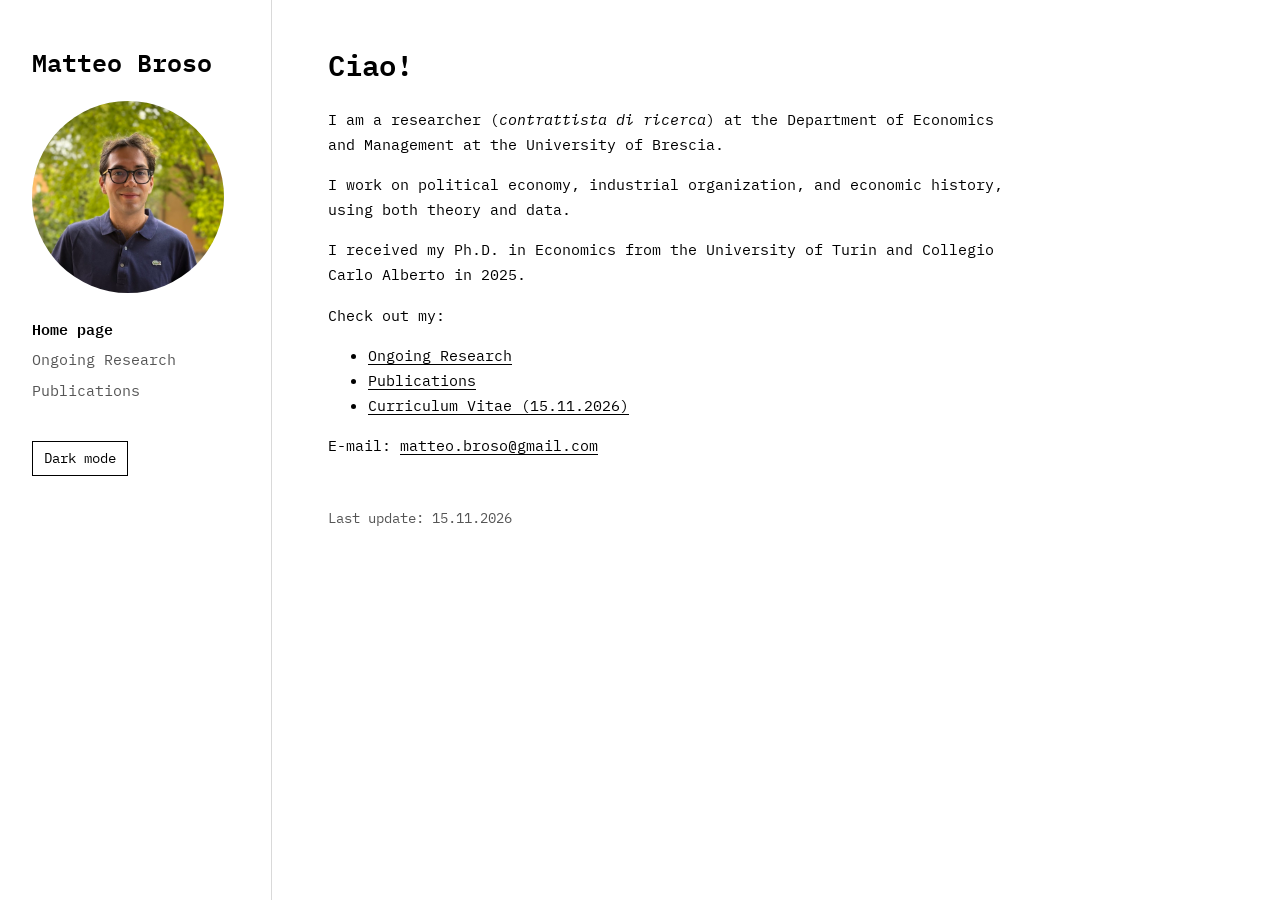
<file: index.html>
<!DOCTYPE html>
<html lang="en">
<head>
<meta charset="utf-8">
<meta name="viewport" content="width=device-width, initial-scale=1">
<script async src="https://www.googletagmanager.com/gtag/js?id=G-0B1W67JZ9W"></script>
<script>
window.dataLayer = window.dataLayer || [];
function gtag(){dataLayer.push(arguments);}
gtag('js', new Date());
gtag('config', 'G-0B1W67JZ9W');
</script>
<title>Matteo Broso</title>
<link rel="preconnect" href="https://fonts.googleapis.com">
<link rel="preconnect" href="https://fonts.gstatic.com" crossorigin>
<link href="https://fonts.googleapis.com/css2?family=IBM+Plex+Mono:ital,wght@0,400;0,600;1,400&display=swap" rel="stylesheet">
<link rel="icon" href="/favicon.svg?v=2" type="image/svg+xml">
<link rel="icon" href="/favicon-32.png?v=2" sizes="32x32" type="image/png">
<link rel="shortcut icon" href="/favicon.ico?v=2">
<link rel="apple-touch-icon" href="/apple-touch-icon.png?v=2">
<script src="/theme.js?v=2"></script>
<link rel="stylesheet" href="/style.css?v=6">
</head>
<body>
<div class="wrap">
<aside><div class="inner">
<a class="name" href="/">Matteo Broso</a>
<img class="photo" src="/photo.jpg" alt="Matteo Broso">
<nav><ul><li><a href="/" aria-current="page">Home page</a></li><li><a href="/ongoing-research/">Ongoing Research</a></li><li><a href="/publications/">Publications</a></li></ul></nav>
<button class="theme-toggle" type="button" aria-label="Switch between light and dark theme"><span class="to-dark">Dark mode</span><span class="to-light">Light mode</span></button>
</div></aside>
<main>
<h1>Ciao!</h1>
<p>I am a researcher (<em>contrattista di ricerca</em>) at the Department of Economics and Management at the University of Brescia.</p>
<p>I work on political economy, industrial organization, and economic history, using both theory and data.</p>
<p>I received my Ph.D. in Economics from the University of Turin and Collegio Carlo Alberto in 2025.</p>
<p>Check out my:</p>
<ul>
<li><a href="/ongoing-research/">Ongoing Research</a></li>
<li><a href="/publications/">Publications</a></li>
<li><a href="/cv.pdf" target="_blank" rel="noopener">Curriculum Vitae (15.11.2026)</a></li>
</ul>
<p>E-mail: <a href="mailto:matteo.broso@gmail.com">matteo.broso@gmail.com</a></p>
<p class="updated">Last update: 15.11.2026</p>
</main>
</div>
</body>
</html>
</file>
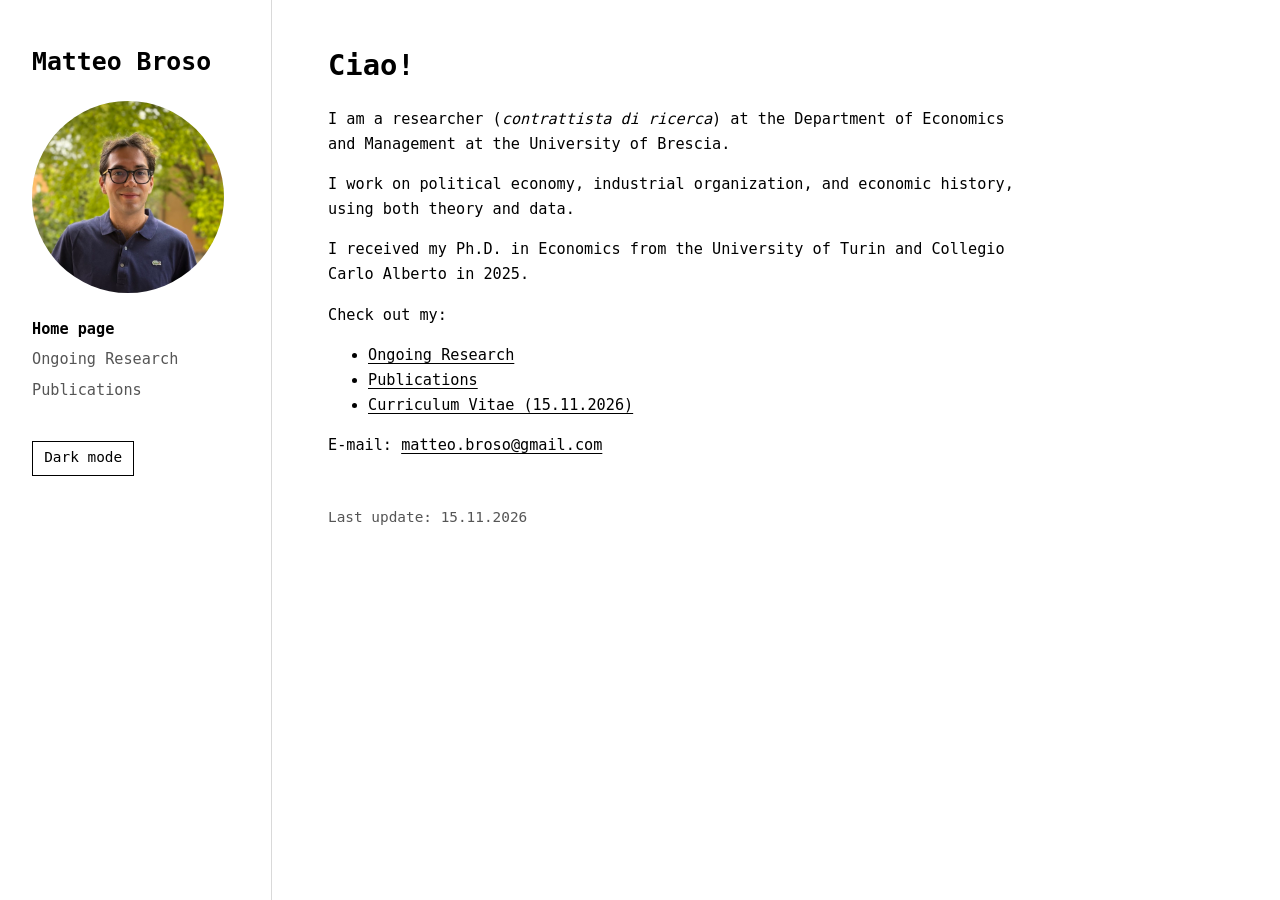
<file: home-page/index.html>
<!DOCTYPE html><html><head><meta charset="utf-8"><meta http-equiv="refresh" content="0; url=/"><link rel="canonical" href="/"><title>Matteo Broso</title></head><body><a href="/">Matteo Broso</a></body></html>
</file>
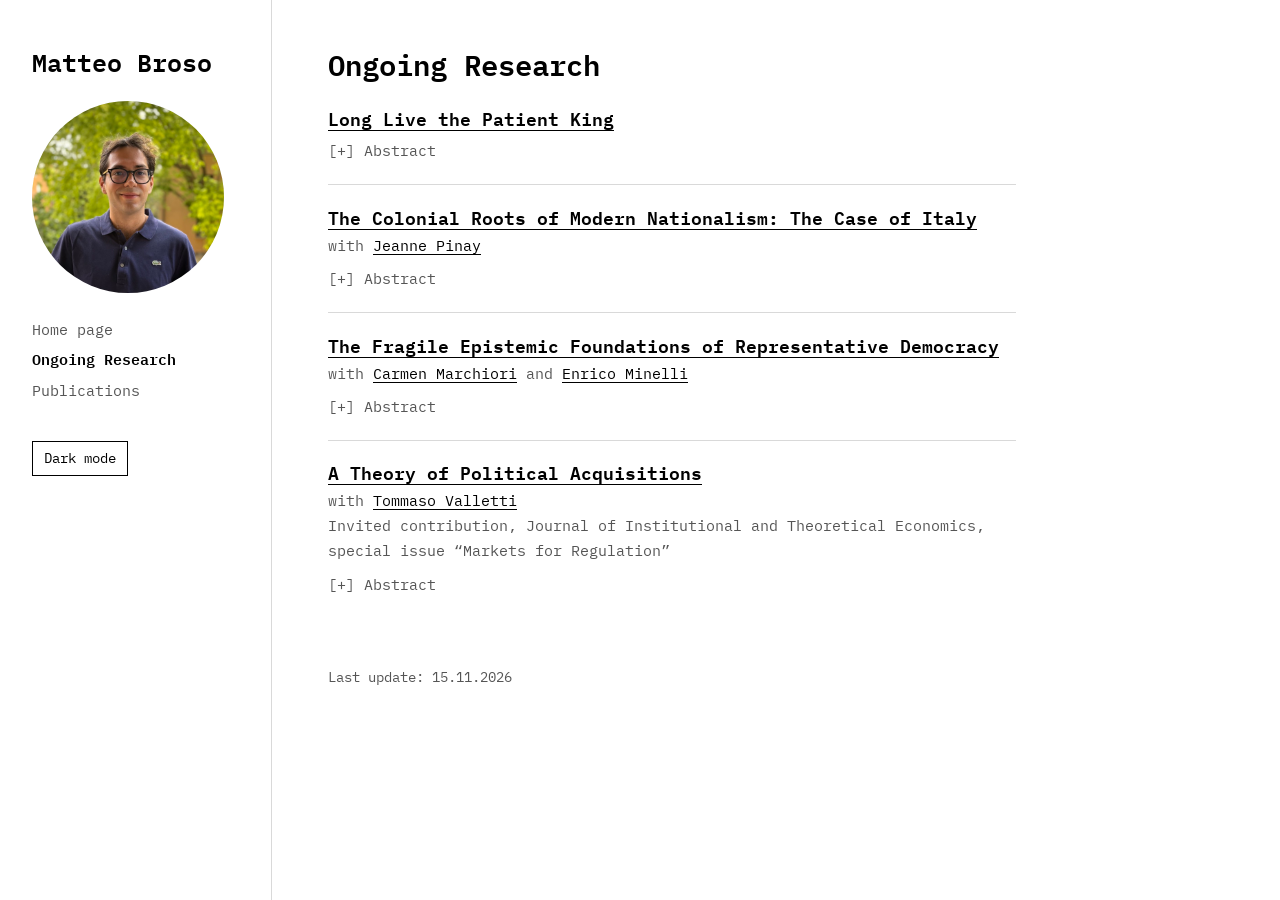
<file: ongoing-research/index.html>
<!DOCTYPE html>
<html lang="en">
<head>
<meta charset="utf-8">
<meta name="viewport" content="width=device-width, initial-scale=1">
<script async src="https://www.googletagmanager.com/gtag/js?id=G-0B1W67JZ9W"></script>
<script>
window.dataLayer = window.dataLayer || [];
function gtag(){dataLayer.push(arguments);}
gtag('js', new Date());
gtag('config', 'G-0B1W67JZ9W');
</script>
<title>Matteo Broso - Ongoing Research</title>
<link rel="preconnect" href="https://fonts.googleapis.com">
<link rel="preconnect" href="https://fonts.gstatic.com" crossorigin>
<link href="https://fonts.googleapis.com/css2?family=IBM+Plex+Mono:ital,wght@0,400;0,600;1,400&display=swap" rel="stylesheet">
<link rel="icon" href="/favicon.svg?v=2" type="image/svg+xml">
<link rel="icon" href="/favicon-32.png?v=2" sizes="32x32" type="image/png">
<link rel="shortcut icon" href="/favicon.ico?v=2">
<link rel="apple-touch-icon" href="/apple-touch-icon.png?v=2">
<script src="/theme.js?v=2"></script>
<link rel="stylesheet" href="/style.css?v=6">
</head>
<body>
<div class="wrap">
<aside><div class="inner">
<a class="name" href="/">Matteo Broso</a>
<img class="photo" src="/photo.jpg" alt="Matteo Broso">
<nav><ul><li><a href="/">Home page</a></li><li><a href="/ongoing-research/" aria-current="page">Ongoing Research</a></li><li><a href="/publications/">Publications</a></li></ul></nav>
<button class="theme-toggle" type="button" aria-label="Switch between light and dark theme"><span class="to-dark">Dark mode</span><span class="to-light">Light mode</span></button>
</div></aside>
<main>
<h1>Ongoing Research</h1>
<div class="paper">
<div class="title"><a href="/papers/long-live-the-patient-king.pdf" target="_blank" rel="noopener">Long Live the Patient King</a></div>
<details class="abstract"><summary>Abstract</summary>
<p>I propose a simple model of economic growth and extractive taxation. A citizen and a ruler interact over time. In every period, the ruler announces a tax rate, which determines the current distribution of output between the two players. The citizen then chooses whether to accept the proposed distribution or leave the game and secure a fixed outside option. If the citizen stays in the game, they also choose a level of innovation effort, which determines the growth rate of productivity and output. I define a social contract as an equilibrium of the repeated game. A social contract is extractive at a given history if it leaves the citizen indifferent between the on-path continuation and the outside option; and it is non-extractive otherwise.</p>
<p>I show that all Pareto efficient and renegotiation proof social contracts feature a dual transition. As time passes, society endogenously moves from a regime of slow innovation and low growth &mdash; where extractive social contracts are implementable &mdash; to a regime of fast innovation and high growth &mdash; where they are not. These findings suggest that modern rulers may be less extractive than ancient ones not (only) because constitutions constrain them, but (also) because citizens' work has become too productive to be discouraged. Using cross-country data from 1789 onward, I present empirical evidence consistent with this historical reading.</p>
<p><a class="btn" href="/atlas/">Interactive atlas of dual transitions across the world</a></p>
</details>
</div>
<div class="paper">
<div class="title"><a href="/papers/colonial-roots-of-modern-nationalism.pdf" target="_blank" rel="noopener">The Colonial Roots of Modern Nationalism: The Case of Italy</a></div>
<div class="meta">with <a href="https://jeannepinay.com/">Jeanne Pinay</a></div>
<details class="abstract"><summary>Abstract</summary>
<p>European empires dominated entire continents for centuries. Yet, the literature on colonial legacies has largely focused on the long-term effects of colonialism in former colonies, overlooking its consequences for the former colonial powers themselves. In this article, we study the effect of Italy's colonial expansion in East Africa on contemporary political outcomes. Using data on all Italian soldiers buried in Eritrea and Ethiopia and the contemporary distribution of surnames across Italy, we construct an index of exposure to colonial wars at the municipality level. To isolate exogenous variation in municipalities' exposure, we exploit the historical geographical distribution of mountain troops of the Italian Army, which were largely deployed in East Africa because of Ethiopia's mountainous territory. We show that exposure to the 1930s colonial campaigns increased support for neo-fascist and nationalist parties in the immediate postwar electoral cycles, and still increases support for far-right parties today. Exploring possible mechanisms, we find that: (i) the effect is amplified in municipalities with a larger presence of Black African immigrants; (ii) far-right parties obtain larger electoral returns from anti-immigration rhetoric in municipalities with stronger colonial exposure. Taken together, our results suggest that the racial narratives used to justify the colonial expansion may have persisted across generations and continue to shape political attitudes today.</p>
</details>
</div>
<div class="paper">
<div class="title"><a href="/papers/fragile-epistemic-foundations.pdf" target="_blank" rel="noopener">The Fragile Epistemic Foundations of Representative Democracy</a></div>
<div class="meta">with <a href="https://sites.google.com/site/drcarmenmarchiori/home?authuser=1">Carmen Marchiori</a> and <a href="https://sites.google.com/site/eminellisite/Home">Enrico Minelli</a></div>
<details class="abstract"><summary>Abstract</summary>
<p>We develop a model in which an incumbent politician can exert costly effort to learn about an uncertain and policy-relevant state of the world before proposing a policy to a representative voter. The politician does not perfectly observe the voter's prior belief (or opinion). His epistemic effort increases the probability of re-election through two channels: a quality effect, as better information improves the match between the policy and the state; and a hegemony effect, as it induces the voter to place less weight on her prior and thereby compresses ex post disagreement across voter types. We show that, because of the hegemony effect, when the politician has more precise information about the voter, he implements a less informed policy. We connect this result to the recently observed rise in the use of big data in politics.</p>
</details>
</div>
<div class="paper">
<div class="title"><a href="/papers/theory-of-political-acquisitions.pdf" target="_blank" rel="noopener">A Theory of Political Acquisitions</a></div>
<div class="meta">with <a href="https://www.imperial.ac.uk/people/t.valletti">Tommaso Valletti</a><br>Invited contribution, Journal of Institutional and Theoretical Economics, special issue &ldquo;Markets for Regulation&rdquo;</div>
<details class="abstract"><summary>Abstract</summary>
<p>We study a dynamic model where a firm can grow in size by acquiring competitors and lobby office-seeking politicians. When the firm is distressed, the incumbent politician loses the office with some probability. Larger firms are less likely to experience distress but their distress has more severe political consequences. To prevent these, politicians can offer political support to the firm. We show that, in equilibrium: (i) the level of political support is non-monotone in the firm's size; (ii) the firm can complete acquisitions just to extract political support; and (iii) the number of these &ldquo;Political Acquisitions&rdquo; is non-monotone in the strength of politicians' re-election incentives.</p>
</details>
</div>
<p class="updated">Last update: 15.11.2026</p>
</main>
</div>
</body>
</html>
</file>
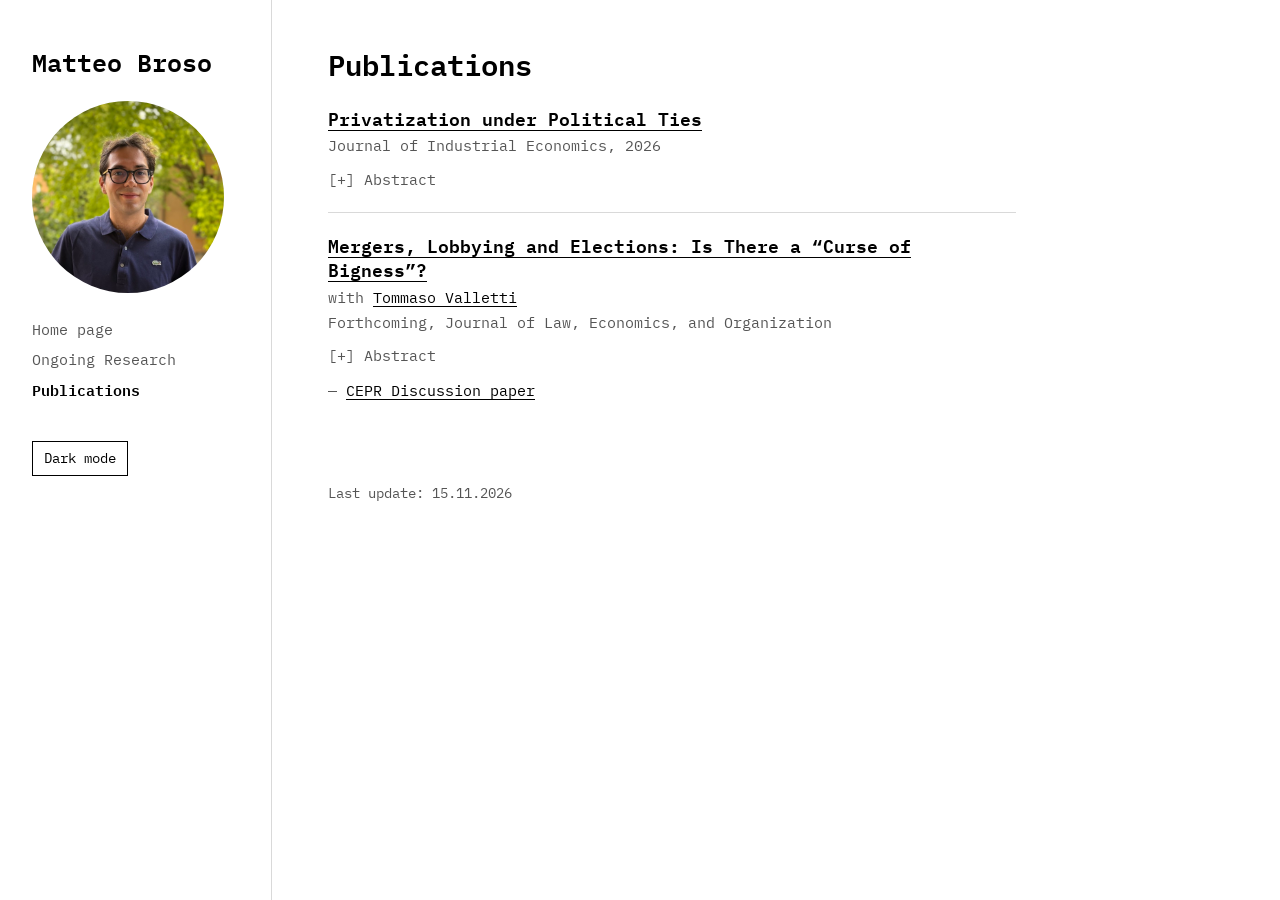
<file: publications/index.html>
<!DOCTYPE html>
<html lang="en">
<head>
<meta charset="utf-8">
<meta name="viewport" content="width=device-width, initial-scale=1">
<script async src="https://www.googletagmanager.com/gtag/js?id=G-0B1W67JZ9W"></script>
<script>
window.dataLayer = window.dataLayer || [];
function gtag(){dataLayer.push(arguments);}
gtag('js', new Date());
gtag('config', 'G-0B1W67JZ9W');
</script>
<title>Matteo Broso - Publications</title>
<link rel="preconnect" href="https://fonts.googleapis.com">
<link rel="preconnect" href="https://fonts.gstatic.com" crossorigin>
<link href="https://fonts.googleapis.com/css2?family=IBM+Plex+Mono:ital,wght@0,400;0,600;1,400&display=swap" rel="stylesheet">
<link rel="icon" href="/favicon.svg?v=2" type="image/svg+xml">
<link rel="icon" href="/favicon-32.png?v=2" sizes="32x32" type="image/png">
<link rel="shortcut icon" href="/favicon.ico?v=2">
<link rel="apple-touch-icon" href="/apple-touch-icon.png?v=2">
<script src="/theme.js?v=2"></script>
<link rel="stylesheet" href="/style.css?v=6">
</head>
<body>
<div class="wrap">
<aside><div class="inner">
<a class="name" href="/">Matteo Broso</a>
<img class="photo" src="/photo.jpg" alt="Matteo Broso">
<nav><ul><li><a href="/">Home page</a></li><li><a href="/ongoing-research/">Ongoing Research</a></li><li><a href="/publications/" aria-current="page">Publications</a></li></ul></nav>
<button class="theme-toggle" type="button" aria-label="Switch between light and dark theme"><span class="to-dark">Dark mode</span><span class="to-light">Light mode</span></button>
</div></aside>
<main>
<h1>Publications</h1>
<div class="paper">
<div class="title"><a href="https://onlinelibrary.wiley.com/doi/10.1111/joie.70044" target="_blank" rel="noopener">Privatization under Political Ties</a></div>
<div class="meta">Journal of Industrial Economics, 2026</div>
<details class="abstract"><summary>Abstract</summary>
<p>I study a product differentiation model with endogenous entry where a politically connected public firm competes with a private one. Consumers are heterogeneous in their willingness to pay. I argue that &mdash; because of political ties &mdash; the public firm may mimic the preferences of the consumer with the median willingness to pay. I show that as privatization (i.e., the weight on profits in the public firm's objective function) increases, the equilibrium market structure shifts from a welfare-inefficient public monopoly to a duopoly. Under duopoly, the public firm can set a relatively low price in order to attract and please the median consumer. In this way, the public firm gains market shares and, consequently, market power. In equilibrium, the public firm can then end up being more profitable than its private, profit-seeking competitor. Finally, I show that full privatization is not socially optimal.</p>
</details>
</div>
<div class="paper">
<div class="title"><a href="/papers/mergers-lobbying-elections.pdf" target="_blank" rel="noopener">Mergers, Lobbying and Elections: Is There a &ldquo;Curse of Bigness&rdquo;?</a></div>
<div class="meta">with <a href="https://www.imperial.ac.uk/people/t.valletti">Tommaso Valletti</a><br>Forthcoming, Journal of Law, Economics, and Organization</div>
<details class="abstract"><summary>Abstract</summary>
<p>We study the impact of mergers on quid-pro-quo lobbying and elections in a political agency model. Two incumbent firms can lobby an incumbent politician to block a pro-competitive reform. The politician's type determines whether they are susceptible to the firms' influence or not. A representative voter tries to infer the politician's type monitoring the policy-making process. We show that lobbying increases when firms merge because rents from political protection are not dissipated by price competition. While greater market concentration may increase prices and political influence, it also improves voters&rsquo; ability to screen bad politicians by observing distorted policy outcomes. This generates a novel trade-off: mergers can harm consumers through market and political power, yet improve selection of politicians. We characterize when standard consumer welfare&ndash;based merger control is too lenient or too strict once these political economy effects are taken into account.</p>
</details>
<p class="extra">&mdash; <a href="https://cepr.org/publications/dp21420" target="_blank" rel="noopener">CEPR Discussion paper</a></p>
</div>
<p class="updated">Last update: 15.11.2026</p>
</main>
</div>
</body>
</html>
</file>
<file: style.css>
:root{--bg:#ffffff;--ink:#000000;--muted:#555555;--rule:#d9d9d9;--side:#ffffff;color-scheme:light}
@media (prefers-color-scheme:dark){:root:not([data-theme=light]){--bg:#000000;--ink:#ffffff;--muted:#a6a6a6;--rule:#333333;--side:#000000;color-scheme:dark}}
:root[data-theme=dark]{--bg:#000000;--ink:#ffffff;--muted:#a6a6a6;--rule:#333333;--side:#000000;color-scheme:dark}
*{box-sizing:border-box}
html{-webkit-text-size-adjust:100%}
body{margin:0;background:var(--bg);color:var(--ink);font-family:"IBM Plex Mono",Menlo,Consolas,monospace;font-size:.95rem;line-height:1.65}
a{color:var(--ink);text-decoration-thickness:1px;text-underline-offset:.2em}
a:hover{text-decoration-thickness:2px}
a:focus-visible,button:focus-visible,summary:focus-visible{outline:2px solid var(--ink);outline-offset:2px}
.wrap{display:grid;grid-template-columns:17rem minmax(0,1fr);min-height:100vh}
aside{background:var(--side);border-right:1px solid var(--rule);padding:3rem 2rem}
aside .inner{position:sticky;top:3rem}
.name{display:block;font-size:1.55rem;line-height:1.15;font-weight:600;color:var(--ink);text-decoration:none}
.photo{display:block;width:100%;max-width:12rem;aspect-ratio:1;object-fit:cover;border-radius:50%;margin:1.5rem 0}
nav ul{list-style:none;margin:1.5rem 0 0;padding:0}
nav li{margin:.35rem 0}
nav a{color:var(--muted);text-decoration:none}
nav a:hover{color:var(--ink);text-decoration:underline}
nav a[aria-current=page]{color:var(--ink);font-weight:600}
.theme-toggle{margin-top:2rem;padding:.3rem .7rem;font:inherit;font-size:.9rem;color:var(--ink);background:transparent;border:1px solid var(--ink);border-radius:0;cursor:pointer}
.theme-toggle:hover{background:var(--ink);color:var(--bg)}
.theme-toggle .to-light{display:none}
@media (prefers-color-scheme:dark){:root:not([data-theme=light]) .theme-toggle .to-dark{display:none}:root:not([data-theme=light]) .theme-toggle .to-light{display:inline}}
:root[data-theme=dark] .theme-toggle .to-dark{display:none}
:root[data-theme=dark] .theme-toggle .to-light{display:inline}
main{padding:3rem 3.5rem 4rem;max-width:50rem}
h1{font-size:1.8rem;font-weight:600;line-height:1.2;margin:0 0 1.5rem}
h2{font-size:1.25rem;font-weight:600;margin:2rem 0 1rem}
.paper{padding:1.3rem 0;border-top:1px solid var(--rule)}
.paper:first-of-type{border-top:0;padding-top:0}
.title{font-size:1.1rem;font-weight:600;line-height:1.35}
.meta{color:var(--muted);margin:.2rem 0 .5rem}
.paper p{margin:.6rem 0}
.abstract{margin-top:.5rem}
.btn{display:inline-block;padding:.3rem .7rem;font:inherit;font-size:.9rem;color:var(--ink);background:transparent;border:1px solid var(--ink);text-decoration:none}
.btn:hover{background:var(--ink);color:var(--bg)}
.abstract summary{display:inline-block;cursor:pointer;color:var(--muted);list-style:none;user-select:none}
.abstract summary::-webkit-details-marker{display:none}
.abstract summary::before{content:"[+] "}
.abstract[open] summary::before{content:"[-] "}
.abstract summary:hover{color:var(--ink)}
.extra{color:var(--muted)}
.updated{margin-top:3rem;color:var(--muted);font-size:.9rem}
@media (max-width:800px){
 .wrap{grid-template-columns:1fr}
 aside{border-right:0;border-bottom:1px solid var(--rule);padding:1.5rem 1.25rem}
 aside .inner{position:static;display:flex;flex-wrap:wrap;align-items:center;gap:.5rem 1.25rem}
 .photo{width:4.5rem;max-width:none;margin:0;order:-1}
 nav{flex-basis:100%}
 nav ul{display:flex;flex-wrap:wrap;gap:.25rem 1.25rem;margin:0}
 .theme-toggle{margin-top:0}
 main{padding:2rem 1.25rem 3rem}
 body{font-size:.93rem}
}
</file>
